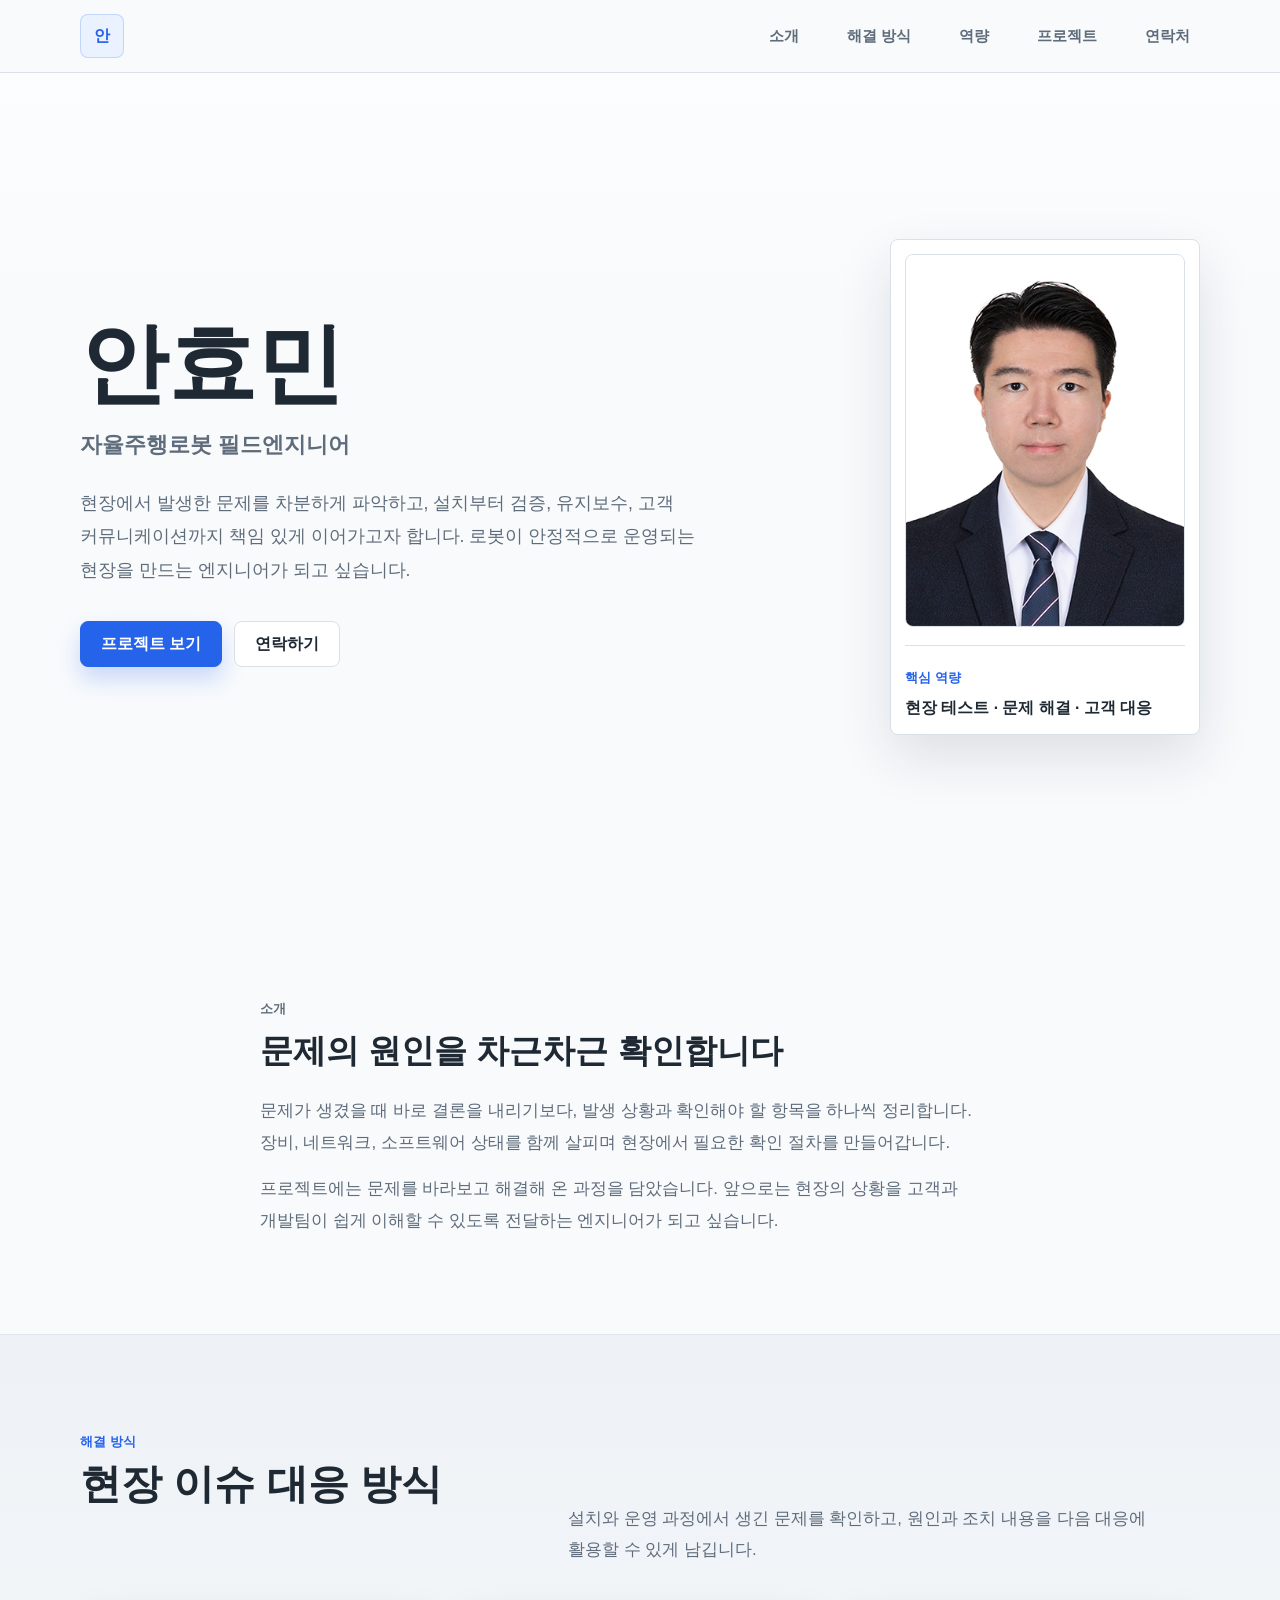
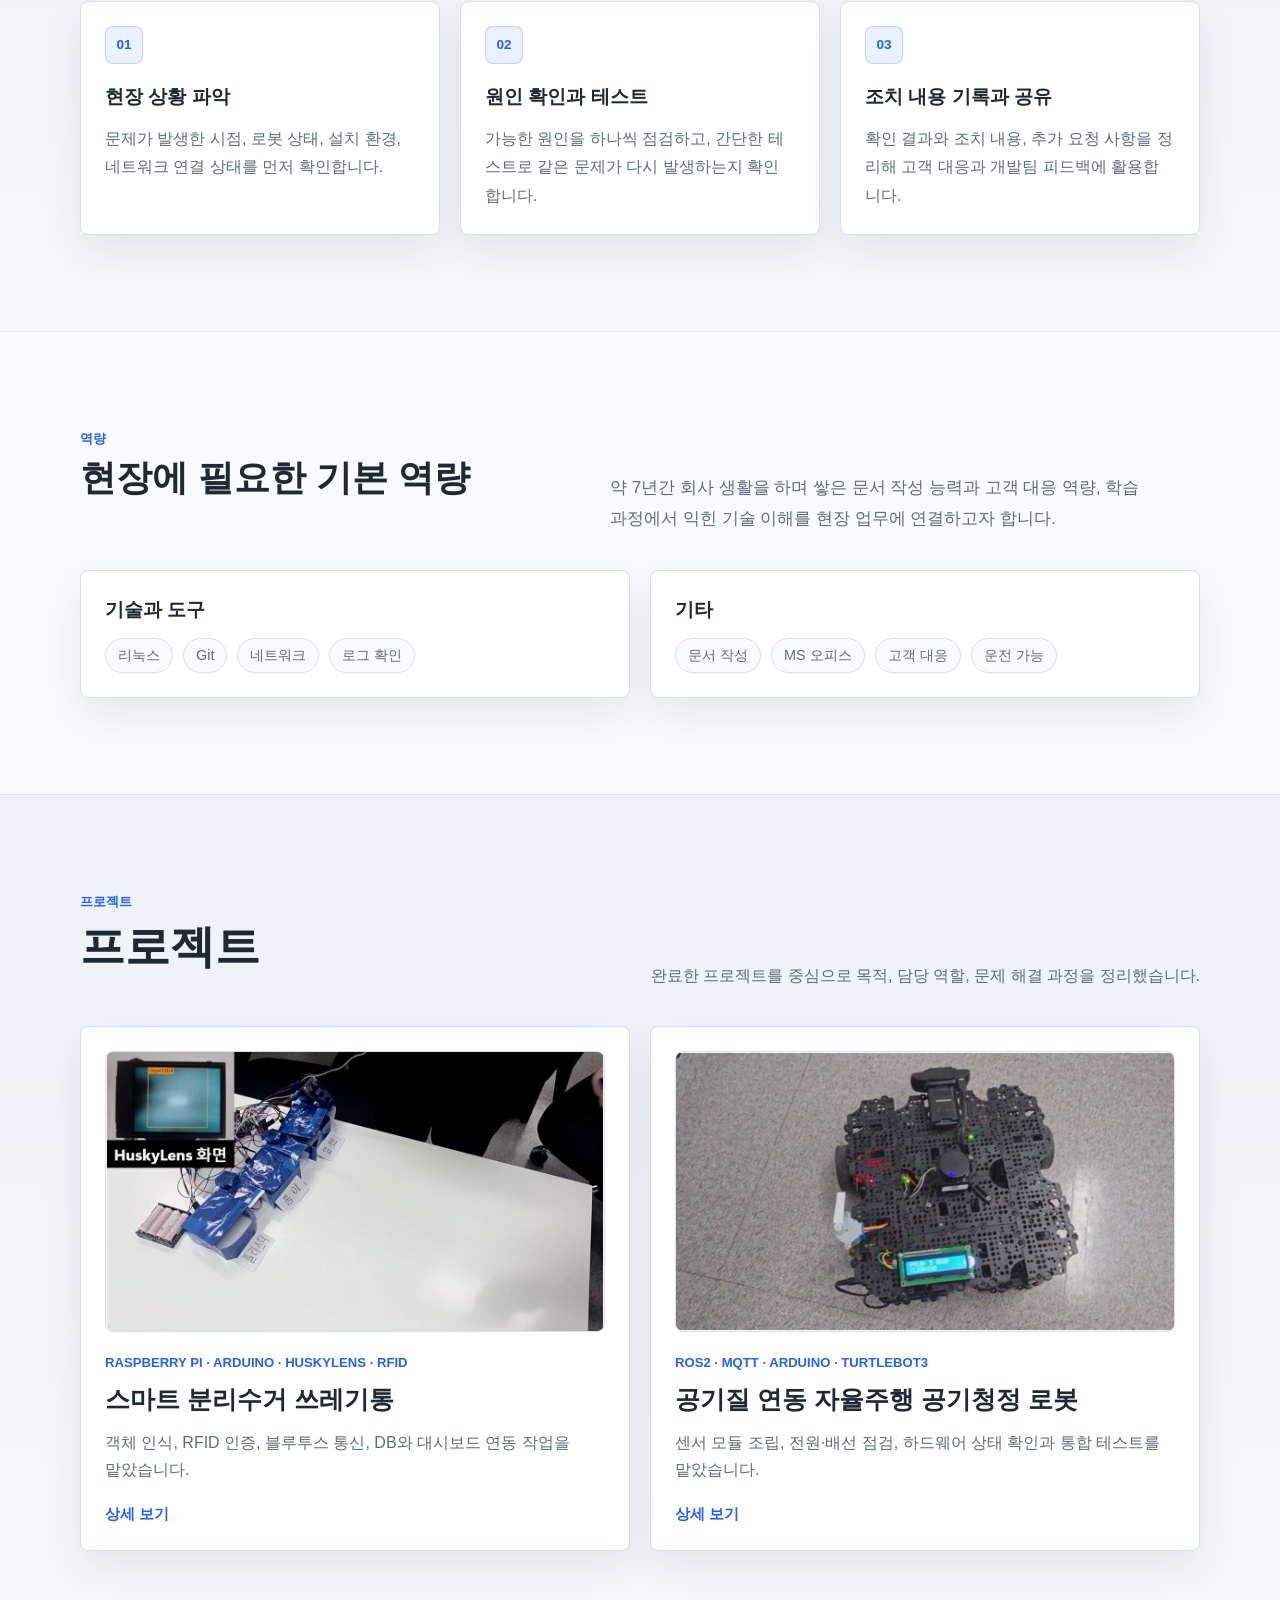
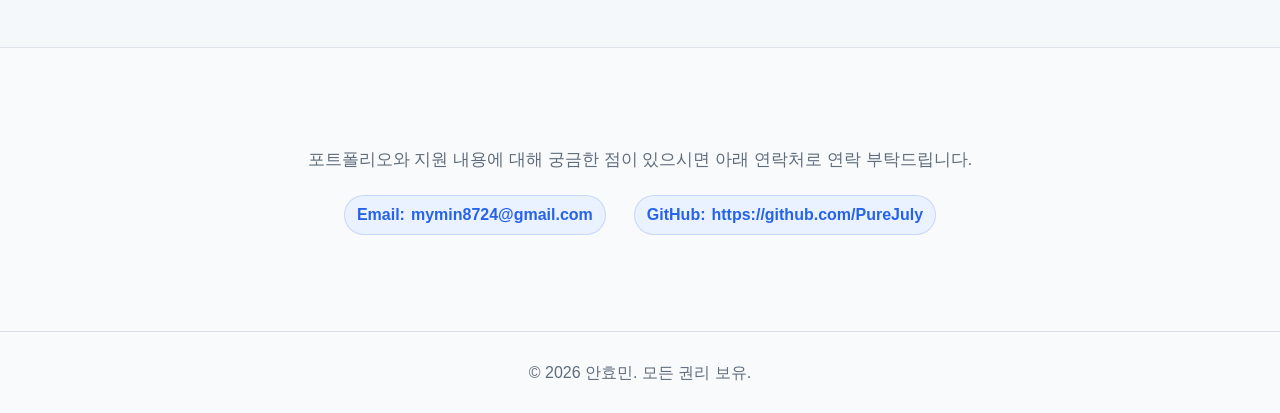
<file: index.html>
<!DOCTYPE html>
<html lang="ko">
<head>
  <meta charset="UTF-8">
  <meta name="viewport" content="width=device-width, initial-scale=1.0">
  <meta name="description" content="안효민 포트폴리오">
  <title>안효민 | 포트폴리오</title>
  <link rel="stylesheet" href="style.css">
</head>
<body>
  <header class="site-header">
    <nav class="nav container" aria-label="주요 메뉴">
      <a class="logo" href="#hero">안</a>
      <button class="nav-toggle" type="button" aria-label="메뉴 열기" aria-expanded="false">
        <span></span>
        <span></span>
        <span></span>
      </button>
      <ul class="nav-links">
        <li><a href="#about">소개</a></li>
        <li><a href="#process">해결 방식</a></li>
        <li><a href="#skills">역량</a></li>
        <li><a href="#projects">프로젝트</a></li>
        <li><a href="#contact">연락처</a></li>
      </ul>
    </nav>
  </header>

  <main>
    <section id="hero" class="hero section">
      <div class="container hero-layout">
        <div class="hero-copy">
          <h1>안효민</h1>
          <p class="hero-role">자율주행로봇 필드엔지니어</p>
          <p class="hero-description">
            현장에서 발생한 문제를 차분하게 파악하고, 설치부터 검증, 유지보수,
            고객 커뮤니케이션까지 책임 있게 이어가고자 합니다.
            로봇이 안정적으로 운영되는 현장을 만드는 엔지니어가 되고 싶습니다.
          </p>
          <div class="hero-actions">
            <a class="button primary" href="#projects">프로젝트 보기</a>
            <a class="button secondary" href="#contact">연락하기</a>
          </div>
        </div>

        <aside class="profile-card" aria-label="프로필 사진">
          <div class="image-frame profile-image">
            <img src="images/profile.jpg" alt="안효민 프로필 사진" data-optional-image>
            <span>이미지 준비 중</span>
          </div>
          <div class="profile-summary">
            <span class="panel-label">핵심 역량</span>
            <strong>현장 테스트 · 문제 해결 · 고객 대응</strong>
          </div>
        </aside>
      </div>
    </section>

    <section id="about" class="section">
      <div class="container narrow">
        <p class="section-kicker">소개</p>
        <h2>문제의 원인을 차근차근 확인합니다</h2>
        <p>
          문제가 생겼을 때 바로 결론을 내리기보다, 발생 상황과 확인해야 할 항목을 하나씩 정리합니다.
          장비, 네트워크, 소프트웨어 상태를 함께 살피며 현장에서 필요한 확인 절차를 만들어갑니다.
        </p>
        <p>
          프로젝트에는 문제를 바라보고 해결해 온 과정을 담았습니다.
          앞으로는 현장의 상황을 고객과 개발팀이 쉽게 이해할 수 있도록 전달하는 엔지니어가 되고 싶습니다.
        </p>
      </div>
    </section>

    <section id="process" class="section muted">
      <div class="container">
        <div class="section-heading">
          <div>
            <p class="section-kicker">해결 방식</p>
            <h2>현장 이슈 대응 방식</h2>
          </div>
          <p>설치와 운영 과정에서 생긴 문제를 확인하고, 원인과 조치 내용을 다음 대응에 활용할 수 있게 남깁니다.</p>
        </div>
        <div class="process-grid">
          <article class="process-step">
            <span>01</span>
            <h3>현장 상황 파악</h3>
            <p>문제가 발생한 시점, 로봇 상태, 설치 환경, 네트워크 연결 상태를 먼저 확인합니다.</p>
          </article>
          <article class="process-step">
            <span>02</span>
            <h3>원인 확인과 테스트</h3>
            <p>가능한 원인을 하나씩 점검하고, 간단한 테스트로 같은 문제가 다시 발생하는지 확인합니다.</p>
          </article>
          <article class="process-step">
            <span>03</span>
            <h3>조치 내용 기록과 공유</h3>
            <p>확인 결과와 조치 내용, 추가 요청 사항을 정리해 고객 대응과 개발팀 피드백에 활용합니다.</p>
          </article>
        </div>
      </div>
    </section>

    <section id="skills" class="section">
      <div class="container">
        <div class="section-heading">
          <div>
            <p class="section-kicker">역량</p>
            <h2>현장에 필요한 기본 역량</h2>
          </div>
          <p>약 7년간 회사 생활을 하며 쌓은 문서 작성 능력과 고객 대응 역량, 학습 과정에서 익힌 기술 이해를 현장 업무에 연결하고자 합니다.</p>
        </div>
        <div class="skill-grid">
          <article class="card">
            <h3>기술과 도구</h3>
            <ul class="tag-list">
              <li>리눅스</li>
              <li>Git</li>
              <li>네트워크</li>
              <li>로그 확인</li>
            </ul>
          </article>
          <article class="card">
            <h3>기타</h3>
            <ul class="tag-list">
              <li>문서 작성</li>
              <li>MS 오피스</li>
              <li>고객 대응</li>
              <li>운전 가능</li>
            </ul>
          </article>
        </div>
      </div>
    </section>

    <section id="projects" class="section muted">
      <div class="container">
        <div class="section-heading">
          <div>
            <p class="section-kicker">프로젝트</p>
            <h2>프로젝트</h2>
          </div>
          <p>완료한 프로젝트를 중심으로 목적, 담당 역할, 문제 해결 과정을 정리했습니다.</p>
        </div>
        <div class="project-grid">
          <a class="card project-card project-select" href="project-smart-bin.html" target="_blank" rel="noopener noreferrer">
            <div class="image-frame project-image">
              <img src="images/project-1.jpg" alt="스마트 분리수거 쓰레기통 시연 이미지" data-optional-image>
              <span>이미지 준비 중</span>
            </div>
          <div class="project-content">
            <div class="project-meta">Raspberry Pi · Arduino · HuskyLens · RFID</div>
            <h3>스마트 분리수거 쓰레기통</h3>
              <p>객체 인식, RFID 인증, 블루투스 통신, DB와 대시보드 연동 작업을 맡았습니다.</p>
            <span class="project-more">상세 보기</span>
          </div>
          </a>

          <a class="card project-card project-select" href="project-air-robot.html" target="_blank" rel="noopener noreferrer">
            <div class="image-frame project-image">
              <img src="images/project-2.jpg" alt="공기질 연동 자율주행 공기청정 로봇 시연 이미지" data-optional-image>
              <span>이미지 준비 중</span>
            </div>
          <div class="project-content">
            <div class="project-meta">ROS2 · MQTT · Arduino · TurtleBot3</div>
            <h3>공기질 연동 자율주행 공기청정 로봇</h3>
              <p>센서 모듈 조립, 전원·배선 점검, 하드웨어 상태 확인과 통합 테스트를 맡았습니다.</p>
            <span class="project-more">상세 보기</span>
          </div>
          </a>
        </div>

      </div>
    </section>

    <section id="contact" class="section contact-section">
      <div class="container contact-card">
        <div>
          <p>포트폴리오와 지원 내용에 대해 궁금한 점이 있으시면 아래 연락처로 연락 부탁드립니다.</p>
          <div class="contact-links">
            <button class="contact-copy" type="button" data-copy="mymin8724@gmail.com" aria-label="Email 주소 복사">
              <span>Email:</span> mymin8724@gmail.com
            </button>
            <a href="https://github.com/PureJuly" target="_blank" rel="noopener noreferrer"><span>GitHub:</span> https://github.com/PureJuly</a>
          </div>
        </div>
      </div>
    </section>
  </main>

  <footer class="site-footer">
    <div class="container">
      <p>&copy; <span id="year"></span> 안효민. 모든 권리 보유.</p>
    </div>
  </footer>

  <script src="script.js"></script>
</body>
</html>
</file>
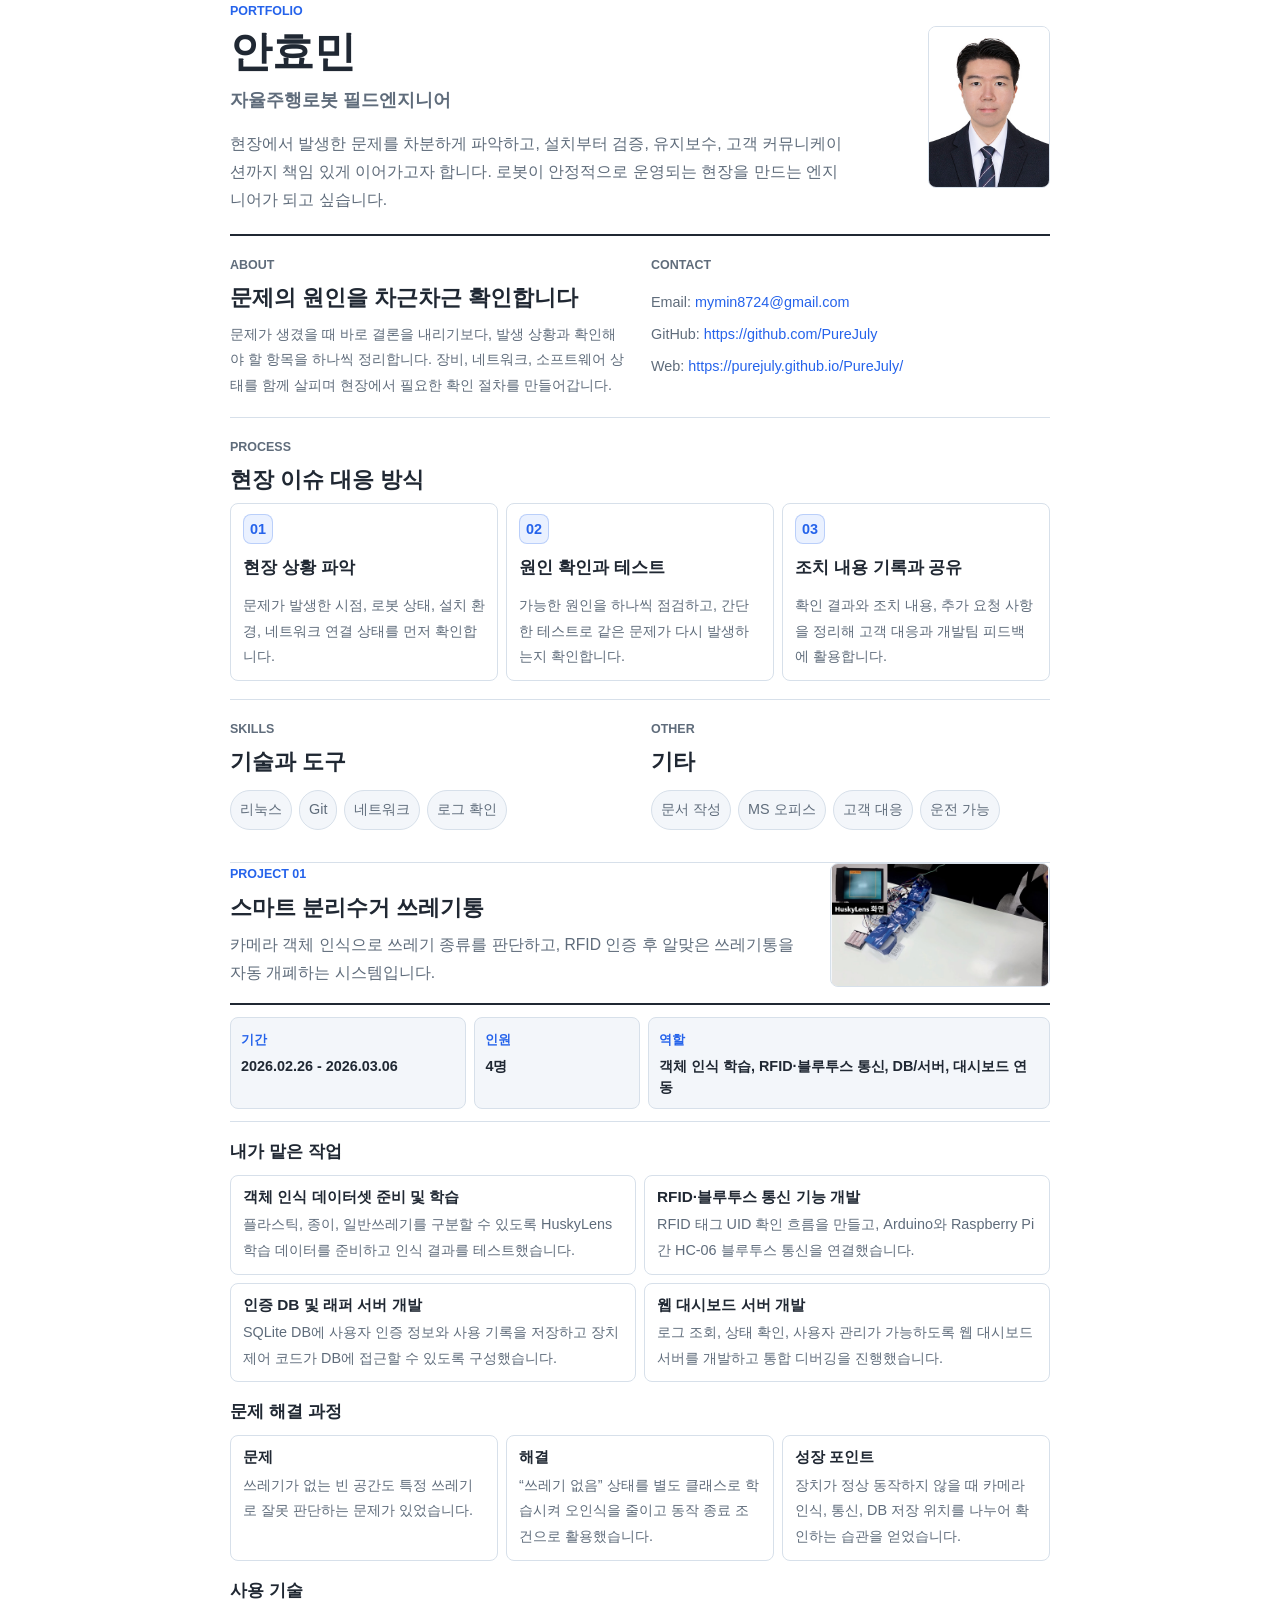
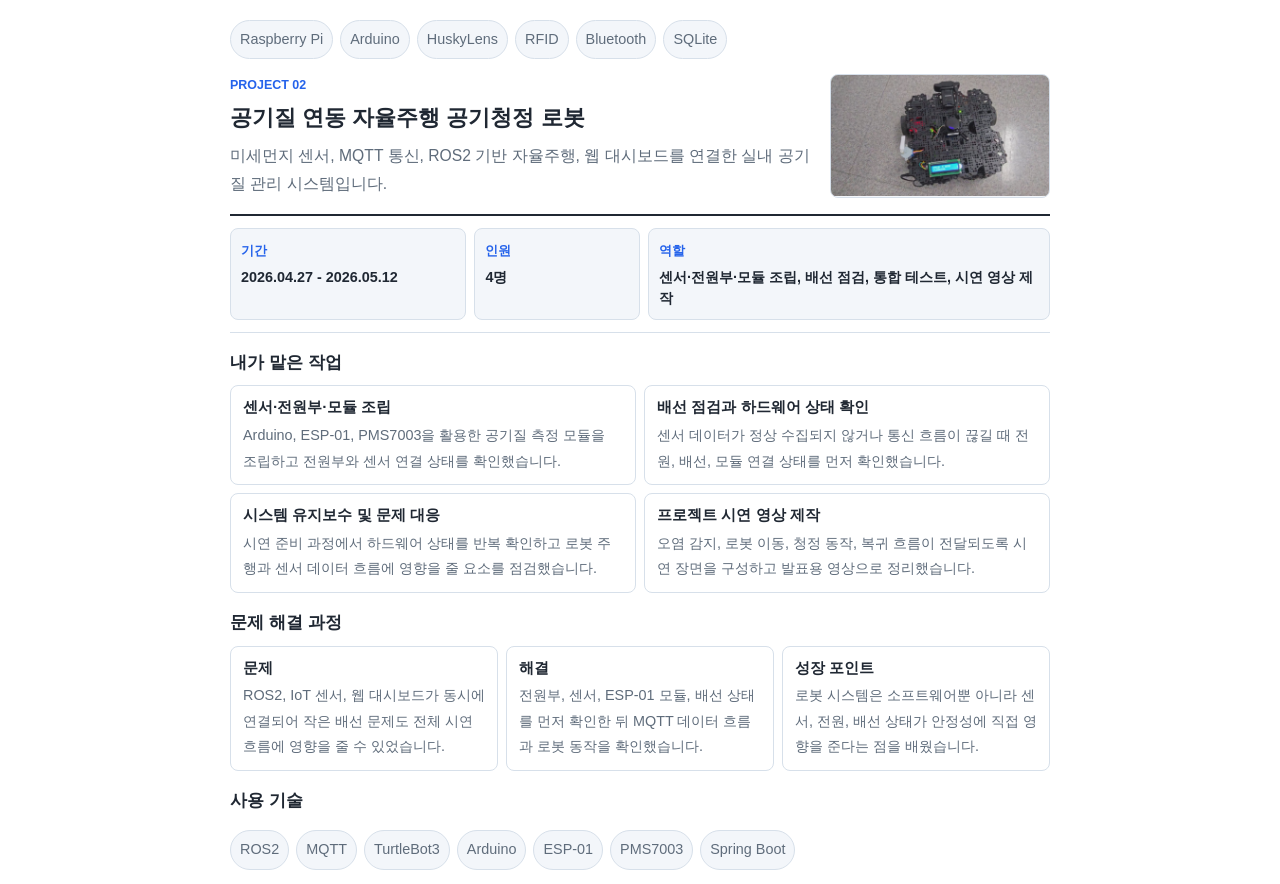
<file: portfolio-pdf.html>
<!DOCTYPE html>
<html lang="ko">
<head>
  <meta charset="UTF-8">
  <meta name="viewport" content="width=device-width, initial-scale=1.0">
  <meta name="description" content="안효민 자율주행로봇 필드엔지니어 포트폴리오 PDF">
  <title>안효민 포트폴리오 PDF</title>
  <link rel="stylesheet" href="portfolio-pdf.css">
</head>
<body>
  <main class="pdf-page">
    <section class="pdf-hero">
      <div>
        <p class="eyebrow">Portfolio</p>
        <h1>안효민</h1>
        <p class="role">자율주행로봇 필드엔지니어</p>
        <p class="intro">
          현장에서 발생한 문제를 차분하게 파악하고, 설치부터 검증, 유지보수,
          고객 커뮤니케이션까지 책임 있게 이어가고자 합니다.
          로봇이 안정적으로 운영되는 현장을 만드는 엔지니어가 되고 싶습니다.
        </p>
      </div>
      <img class="profile" src="images/profile.jpg" alt="안효민 프로필 사진">
    </section>

    <section class="pdf-section two-column">
      <div>
        <p class="eyebrow">About</p>
        <h2>문제의 원인을 차근차근 확인합니다</h2>
        <p>
          문제가 생겼을 때 바로 결론을 내리기보다, 발생 상황과 확인해야 할 항목을 하나씩 정리합니다.
          장비, 네트워크, 소프트웨어 상태를 함께 살피며 현장에서 필요한 확인 절차를 만들어갑니다.
        </p>
      </div>
      <div>
        <p class="eyebrow">Contact</p>
        <ul class="plain-list">
          <li>Email: <span class="email-address">mymin8724@gmail.com</span></li>
          <li>GitHub: <a href="https://github.com/PureJuly">https://github.com/PureJuly</a></li>
          <li>Web: <a href="https://purejuly.github.io/PureJuly/">https://purejuly.github.io/PureJuly/</a></li>
        </ul>
      </div>
    </section>

    <section class="pdf-section">
      <p class="eyebrow">Process</p>
      <h2>현장 이슈 대응 방식</h2>
      <div class="card-grid three">
        <article class="card">
          <span class="number">01</span>
          <h3>현장 상황 파악</h3>
          <p>문제가 발생한 시점, 로봇 상태, 설치 환경, 네트워크 연결 상태를 먼저 확인합니다.</p>
        </article>
        <article class="card">
          <span class="number">02</span>
          <h3>원인 확인과 테스트</h3>
          <p>가능한 원인을 하나씩 점검하고, 간단한 테스트로 같은 문제가 다시 발생하는지 확인합니다.</p>
        </article>
        <article class="card">
          <span class="number">03</span>
          <h3>조치 내용 기록과 공유</h3>
          <p>확인 결과와 조치 내용, 추가 요청 사항을 정리해 고객 대응과 개발팀 피드백에 활용합니다.</p>
        </article>
      </div>
    </section>

    <section class="pdf-section two-column">
      <div>
        <p class="eyebrow">Skills</p>
        <h2>기술과 도구</h2>
        <ul class="tag-list">
          <li>리눅스</li>
          <li>Git</li>
          <li>네트워크</li>
          <li>로그 확인</li>
        </ul>
      </div>
      <div>
        <p class="eyebrow">Other</p>
        <h2>기타</h2>
        <ul class="tag-list">
          <li>문서 작성</li>
          <li>MS 오피스</li>
          <li>고객 대응</li>
          <li>운전 가능</li>
        </ul>
      </div>
    </section>

    <section class="pdf-project page-break">
      <div class="project-head">
        <div>
          <p class="eyebrow">Project 01</p>
          <h2>스마트 분리수거 쓰레기통</h2>
          <p class="project-summary">
            카메라 객체 인식으로 쓰레기 종류를 판단하고, RFID 인증 후 알맞은 쓰레기통을 자동 개폐하는 시스템입니다.
          </p>
        </div>
        <img src="images/project-1.jpg" alt="스마트 분리수거 쓰레기통 시연 이미지">
      </div>

      <div class="info-grid">
        <div><strong>기간</strong><span>2026.02.26 - 2026.03.06</span></div>
        <div><strong>인원</strong><span>4명</span></div>
        <div><strong>역할</strong><span>객체 인식 학습, RFID·블루투스 통신, DB/서버, 대시보드 연동</span></div>
      </div>

      <div class="pdf-section compact">
        <h3>내가 맡은 작업</h3>
        <div class="card-grid two">
          <article class="card">
            <h4>객체 인식 데이터셋 준비 및 학습</h4>
            <p>플라스틱, 종이, 일반쓰레기를 구분할 수 있도록 HuskyLens 학습 데이터를 준비하고 인식 결과를 테스트했습니다.</p>
          </article>
          <article class="card">
            <h4>RFID·블루투스 통신 기능 개발</h4>
            <p>RFID 태그 UID 확인 흐름을 만들고, Arduino와 Raspberry Pi 간 HC-06 블루투스 통신을 연결했습니다.</p>
          </article>
          <article class="card">
            <h4>인증 DB 및 래퍼 서버 개발</h4>
            <p>SQLite DB에 사용자 인증 정보와 사용 기록을 저장하고 장치 제어 코드가 DB에 접근할 수 있도록 구성했습니다.</p>
          </article>
          <article class="card">
            <h4>웹 대시보드 서버 개발</h4>
            <p>로그 조회, 상태 확인, 사용자 관리가 가능하도록 웹 대시보드 서버를 개발하고 통합 디버깅을 진행했습니다.</p>
          </article>
        </div>
      </div>

      <div class="pdf-section compact">
        <h3>문제 해결 과정</h3>
        <div class="card-grid three">
          <article class="card">
            <h4>문제</h4>
            <p>쓰레기가 없는 빈 공간도 특정 쓰레기로 잘못 판단하는 문제가 있었습니다.</p>
          </article>
          <article class="card">
            <h4>해결</h4>
            <p>“쓰레기 없음” 상태를 별도 클래스로 학습시켜 오인식을 줄이고 동작 종료 조건으로 활용했습니다.</p>
          </article>
          <article class="card">
            <h4>성장 포인트</h4>
            <p>장치가 정상 동작하지 않을 때 카메라 인식, 통신, DB 저장 위치를 나누어 확인하는 습관을 얻었습니다.</p>
          </article>
        </div>
      </div>

      <div class="pdf-section compact">
        <h3>사용 기술</h3>
        <ul class="tag-list">
          <li>Raspberry Pi</li>
          <li>Arduino</li>
          <li>HuskyLens</li>
          <li>RFID</li>
          <li>Bluetooth</li>
          <li>SQLite</li>
        </ul>
      </div>
    </section>

    <section class="pdf-project page-break">
      <div class="project-head">
        <div>
          <p class="eyebrow">Project 02</p>
          <h2>공기질 연동 자율주행 공기청정 로봇</h2>
          <p class="project-summary">
            미세먼지 센서, MQTT 통신, ROS2 기반 자율주행, 웹 대시보드를 연결한 실내 공기질 관리 시스템입니다.
          </p>
        </div>
        <img src="images/project-2.jpg" alt="공기질 연동 자율주행 공기청정 로봇 시연 이미지">
      </div>

      <div class="info-grid">
        <div><strong>기간</strong><span>2026.04.27 - 2026.05.12</span></div>
        <div><strong>인원</strong><span>4명</span></div>
        <div><strong>역할</strong><span>센서·전원부·모듈 조립, 배선 점검, 통합 테스트, 시연 영상 제작</span></div>
      </div>

      <div class="pdf-section compact">
        <h3>내가 맡은 작업</h3>
        <div class="card-grid two">
          <article class="card">
            <h4>센서·전원부·모듈 조립</h4>
            <p>Arduino, ESP-01, PMS7003을 활용한 공기질 측정 모듈을 조립하고 전원부와 센서 연결 상태를 확인했습니다.</p>
          </article>
          <article class="card">
            <h4>배선 점검과 하드웨어 상태 확인</h4>
            <p>센서 데이터가 정상 수집되지 않거나 통신 흐름이 끊길 때 전원, 배선, 모듈 연결 상태를 먼저 확인했습니다.</p>
          </article>
          <article class="card">
            <h4>시스템 유지보수 및 문제 대응</h4>
            <p>시연 준비 과정에서 하드웨어 상태를 반복 확인하고 로봇 주행과 센서 데이터 흐름에 영향을 줄 요소를 점검했습니다.</p>
          </article>
          <article class="card">
            <h4>프로젝트 시연 영상 제작</h4>
            <p>오염 감지, 로봇 이동, 청정 동작, 복귀 흐름이 전달되도록 시연 장면을 구성하고 발표용 영상으로 정리했습니다.</p>
          </article>
        </div>
      </div>

      <div class="pdf-section compact">
        <h3>문제 해결 과정</h3>
        <div class="card-grid three">
          <article class="card">
            <h4>문제</h4>
            <p>ROS2, IoT 센서, 웹 대시보드가 동시에 연결되어 작은 배선 문제도 전체 시연 흐름에 영향을 줄 수 있었습니다.</p>
          </article>
          <article class="card">
            <h4>해결</h4>
            <p>전원부, 센서, ESP-01 모듈, 배선 상태를 먼저 확인한 뒤 MQTT 데이터 흐름과 로봇 동작을 확인했습니다.</p>
          </article>
          <article class="card">
            <h4>성장 포인트</h4>
            <p>로봇 시스템은 소프트웨어뿐 아니라 센서, 전원, 배선 상태가 안정성에 직접 영향을 준다는 점을 배웠습니다.</p>
          </article>
        </div>
      </div>

      <div class="pdf-section compact">
        <h3>사용 기술</h3>
        <ul class="tag-list">
          <li>ROS2</li>
          <li>MQTT</li>
          <li>TurtleBot3</li>
          <li>Arduino</li>
          <li>ESP-01</li>
          <li>PMS7003</li>
          <li>Spring Boot</li>
        </ul>
      </div>
    </section>
  </main>
</body>
</html>
</file>
<file: style.css>
:root {
  --bg: #f8fafc;
  --surface: #ffffff;
  --surface-soft: #f3f6fa;
  --surface-muted: #eef2f6;
  --placeholder: #e3e8ef;
  --text: #1f2933;
  --text-muted: #5f6c7b;
  --line: #d9e0e8;
  --accent: #2563eb;
  --accent-dark: #1747b0;
  --accent-soft: #eaf1ff;
  --shadow: 0 16px 40px rgba(31, 41, 51, 0.08);
  --shadow-strong: 0 22px 54px rgba(31, 41, 51, 0.12);
  --radius: 8px;
  --container: 1120px;
}

* {
  box-sizing: border-box;
}

html {
  scroll-behavior: smooth;
}

body {
  margin: 0;
  background: linear-gradient(180deg, #fbfdff 0%, var(--bg) 340px, var(--bg) 100%);
  color: var(--text);
  font-family: Arial, "Apple SD Gothic Neo", "Malgun Gothic", sans-serif;
  line-height: 1.6;
}

.reveal {
  opacity: 0;
  transform: translateY(24px);
  transition: opacity 0.7s ease, transform 0.7s ease;
  transition-delay: var(--reveal-delay, 0ms);
  will-change: opacity, transform;
}

.reveal.visible {
  opacity: 1;
  transform: translateY(0);
}

a {
  color: inherit;
  text-decoration: none;
}

ul {
  margin: 0;
  padding: 0;
}

.container {
  width: min(100% - 40px, var(--container));
  margin: 0 auto;
}

.narrow {
  max-width: 820px;
}

#about .narrow {
  max-width: 760px;
}

.section {
  padding: 96px 0;
}

.muted {
  background: linear-gradient(180deg, var(--surface-muted) 0%, #f5f8fb 100%);
  border-top: 1px solid rgba(217, 224, 232, 0.72);
  border-bottom: 1px solid rgba(217, 224, 232, 0.72);
}

.site-header {
  position: sticky;
  top: 0;
  z-index: 10;
  background: rgba(248, 250, 252, 0.9);
  border-bottom: 1px solid var(--line);
  backdrop-filter: blur(12px);
}

.nav {
  display: flex;
  align-items: center;
  justify-content: space-between;
  min-height: 72px;
}

.logo {
  display: inline-flex;
  align-items: center;
  justify-content: center;
  width: 44px;
  height: 44px;
  border: 1px solid rgba(37, 99, 235, 0.2);
  border-radius: var(--radius);
  background: var(--accent-soft);
  color: var(--accent);
  font-weight: 700;
  letter-spacing: 0;
}

.nav-links {
  display: flex;
  gap: 28px;
  list-style: none;
  color: var(--text-muted);
  font-size: 0.95rem;
  font-weight: 600;
}

.nav-links a {
  display: inline-flex;
  align-items: center;
  min-height: 34px;
  padding: 0 10px;
  border-radius: 999px;
  transition: background 0.2s ease, color 0.2s ease;
}

.nav-links a:hover,
.nav-links a.active {
  background: var(--accent-soft);
  color: var(--accent);
}

.nav-toggle {
  display: none;
  width: 44px;
  height: 44px;
  border: 1px solid var(--line);
  border-radius: var(--radius);
  background: var(--surface);
  cursor: pointer;
}

.nav-toggle span {
  display: block;
  width: 18px;
  height: 2px;
  margin: 4px auto;
  background: var(--text);
}

.hero {
  min-height: calc(100vh - 72px);
  display: flex;
  align-items: center;
}

.hero-layout {
  display: grid;
  grid-template-columns: minmax(0, 1fr) 310px;
  gap: 56px;
  align-items: center;
}

.eyebrow,
.section-kicker,
.project-meta,
.panel-label {
  color: var(--accent);
  font-size: 0.82rem;
  font-weight: 700;
  letter-spacing: 0;
  text-transform: uppercase;
}

.hero h1 {
  margin: 12px 0 0;
  font-size: clamp(3rem, 8vw, 5.5rem);
  line-height: 1.05;
}

.hero-role {
  margin: 18px 0 0;
  color: var(--text-muted);
  font-size: 1.35rem;
  font-weight: 700;
}

.hero-description {
  max-width: 660px;
  margin: 24px 0 0;
  color: var(--text-muted);
  font-size: 1.1rem;
  line-height: 1.9;
  word-break: keep-all;
}

.hero-actions {
  display: flex;
  flex-wrap: wrap;
  gap: 12px;
  margin-top: 34px;
}

.button {
  display: inline-flex;
  align-items: center;
  justify-content: center;
  min-height: 46px;
  padding: 0 20px;
  border-radius: var(--radius);
  border: 1px solid var(--line);
  font-weight: 700;
  transition: transform 0.2s ease, border-color 0.2s ease, background 0.2s ease, color 0.2s ease, box-shadow 0.2s ease;
}

.button.primary {
  background: var(--accent);
  border-color: var(--accent);
  color: #ffffff;
  box-shadow: 0 12px 22px rgba(37, 99, 235, 0.22);
}

.button.primary:hover {
  background: var(--accent-dark);
  transform: translateY(-1px);
}

.button.secondary {
  background: var(--surface);
}

.button.secondary:hover {
  border-color: var(--accent);
  color: var(--accent);
  transform: translateY(-1px);
}

.profile-card,
.card {
  border: 1px solid var(--line);
  border-radius: var(--radius);
  background: var(--surface);
  box-shadow: var(--shadow);
}

.profile-card {
  padding: 14px;
  box-shadow: var(--shadow-strong);
}

.profile-summary {
  margin-top: 18px;
  padding-top: 18px;
  border-top: 1px solid var(--line);
}

.profile-summary strong {
  display: block;
  margin-top: 6px;
  font-size: 0.98rem;
  line-height: 1.55;
  word-break: keep-all;
}

.image-frame {
  position: relative;
  display: grid;
  place-items: center;
  overflow: hidden;
  width: 100%;
  border: 1px solid var(--line);
  border-radius: var(--radius);
  background: var(--surface-soft);
  color: var(--text-muted);
  font-size: 0.9rem;
  font-weight: 700;
}

.image-frame img {
  position: absolute;
  inset: 0;
  width: 100%;
  height: 100%;
  display: none;
  object-fit: cover;
}

.image-frame.has-image img {
  display: block;
}

.image-frame.has-image span {
  display: none;
}

.profile-image {
  aspect-ratio: 3 / 4;
}

.project-image {
  aspect-ratio: 16 / 9;
  margin-bottom: 20px;
}

.project-image img,
.portfolio-hero-image img {
  object-fit: contain;
  background: var(--surface-soft);
}

h2 {
  margin: 8px 0 16px;
  font-size: clamp(2rem, 4vw, 2.8rem);
  line-height: 1.2;
}

#about h2 {
  max-width: 720px;
  margin-bottom: 22px;
  font-size: clamp(1.8rem, 2.6vw, 2.25rem);
  line-height: 1.32;
}

#about p:not(.section-kicker) {
  max-width: 720px;
  color: var(--text-muted);
  font-size: 1.06rem;
  line-height: 1.9;
}

#about p:not(.section-kicker) + p {
  margin-top: 14px;
}

h3 {
  margin: 0 0 12px;
  font-size: 1.2rem;
}

p {
  margin: 0;
}

.section-heading {
  display: flex;
  align-items: end;
  justify-content: space-between;
  gap: 32px;
  margin-bottom: 36px;
}

.section-heading > p,
.narrow > p,
.project-card p,
.contact-card p {
  color: var(--text-muted);
  line-height: 1.82;
  word-break: keep-all;
}

#process .section-heading {
  align-items: flex-start;
  gap: 48px;
}

#process .section-heading > div {
  flex: 0 0 440px;
}

#process h2 {
  font-size: clamp(2rem, 3.2vw, 3.1rem);
  line-height: 1.18;
}

#process .section-heading > p {
  max-width: 680px;
  margin-top: 72px;
  font-size: 1.05rem;
  line-height: 1.85;
}

#skills .section-heading {
  display: grid;
  grid-template-columns: minmax(0, 0.9fr) minmax(0, 1.1fr);
  align-items: start;
  gap: 48px;
  max-width: none;
}

#skills .section-heading > div {
  flex-basis: auto;
}

#skills h2 {
  font-size: clamp(2rem, 2.8vw, 2.75rem);
  line-height: 1.18;
}

#skills .section-heading > p {
  max-width: 680px;
  margin-top: 44px;
  font-size: 1.05rem;
  line-height: 1.85;
}

.project-grid {
  display: grid;
  grid-template-columns: repeat(2, minmax(0, 1fr));
  gap: 20px;
}

.skill-grid {
  display: grid;
  grid-template-columns: repeat(2, minmax(0, 1fr));
  gap: 20px;
}

.process-grid {
  display: grid;
  grid-template-columns: repeat(3, minmax(0, 1fr));
  gap: 20px;
}

.process-step {
  min-height: 210px;
  padding: 24px;
  border: 1px solid var(--line);
  border-radius: var(--radius);
  background: var(--surface);
  box-shadow: var(--shadow);
  transition: transform 0.2s ease, box-shadow 0.2s ease, border-color 0.2s ease;
}

.process-step span {
  display: inline-flex;
  align-items: center;
  justify-content: center;
  width: 38px;
  height: 38px;
  margin-bottom: 18px;
  border: 1px solid rgba(37, 99, 235, 0.22);
  border-radius: var(--radius);
  background: var(--accent-soft);
  color: var(--accent);
  font-size: 0.85rem;
  font-weight: 700;
}

.process-step p {
  color: var(--text-muted);
  line-height: 1.78;
}

.card {
  padding: 24px;
  transition: transform 0.2s ease, box-shadow 0.2s ease, border-color 0.2s ease;
}

.process-step:hover,
.card:hover {
  border-color: rgba(37, 99, 235, 0.22);
  box-shadow: var(--shadow-strong);
  transform: translateY(-2px);
}

.tag-list {
  display: flex;
  flex-wrap: wrap;
  gap: 10px;
  list-style: none;
}

.tag-list li {
  padding: 8px 12px;
  border: 1px solid var(--line);
  border-radius: 999px;
  background: #f8fafc;
  color: var(--text-muted);
  font-size: 0.9rem;
  line-height: 1.2;
}

.project-card {
  display: flex;
  min-height: 100%;
  flex-direction: column;
}

.project-select {
  width: 100%;
  cursor: pointer;
  font: inherit;
  text-align: left;
  overflow: hidden;
  transition: border-color 0.2s ease, box-shadow 0.2s ease, transform 0.2s ease;
}

.project-select:hover,
.project-select:focus-visible,
.project-select.active {
  border-color: var(--accent);
  box-shadow: 0 22px 54px rgba(37, 99, 235, 0.14);
  outline: none;
  transform: translateY(-3px);
}

.project-select:hover .project-more,
.project-select:focus-visible .project-more {
  color: var(--accent-dark);
}

.project-content {
  display: flex;
  flex: 1;
  flex-direction: column;
}

.project-card h3 {
  margin-top: 10px;
  font-size: clamp(1.25rem, 2vw, 1.55rem);
  line-height: 1.35;
  word-break: keep-all;
}

.project-card p {
  line-height: 1.72;
}

.project-more {
  display: inline-flex;
  align-self: flex-start;
  margin-top: 18px;
  color: var(--accent);
  font-size: 0.95rem;
  font-weight: 700;
}

.project-detail {
  margin-top: 18px;
}

.project-detail strong {
  display: block;
  margin-bottom: 8px;
  font-size: 0.95rem;
}

.metric-box {
  padding: 14px;
  border: 1px solid var(--line);
  border-radius: var(--radius);
  background: #f9fafb;
}

.detail-page {
  min-height: 100vh;
}

.detail-layout {
  max-width: 1000px;
}

.detail-back {
  display: inline-flex;
  align-items: center;
  margin-bottom: 28px;
  padding: 8px 12px;
  border: 1px solid rgba(37, 99, 235, 0.18);
  border-radius: 999px;
  background: var(--accent-soft);
  color: var(--accent);
  font-weight: 700;
}

.detail-hero {
  display: grid;
  grid-template-columns: minmax(0, 1fr) auto;
  gap: 32px;
  align-items: end;
  margin-bottom: 28px;
}

.detail-hero h1 {
  margin: 10px 0 16px;
  font-size: clamp(2.4rem, 5vw, 4rem);
  line-height: 1.15;
}

.detail-hero p {
  max-width: 720px;
  color: var(--text-muted);
  font-size: 1.08rem;
  line-height: 1.85;
}

.detail-actions {
  display: flex;
  justify-content: flex-end;
}

.detail-preview {
  padding: 24px;
  border: 1px solid var(--line);
  border-radius: var(--radius);
  background: var(--surface);
  box-shadow: var(--shadow);
}

.detail-image {
  aspect-ratio: 16 / 9;
}

.detail-section {
  margin-top: 28px;
  padding-top: 28px;
  border-top: 1px solid var(--line);
}

.detail-section h2 {
  font-size: clamp(1.8rem, 3vw, 2.4rem);
}

.detail-section p {
  max-width: 760px;
  color: var(--text-muted);
  font-size: 1.05rem;
  line-height: 1.85;
}

.detail-summary-grid {
  display: grid;
  grid-template-columns: repeat(2, minmax(0, 1fr));
  gap: 16px;
  margin-top: 22px;
}

.detail-summary-grid article {
  padding: 20px;
  border: 1px solid var(--line);
  border-radius: var(--radius);
  background: var(--surface);
  box-shadow: var(--shadow);
}

.detail-summary-grid strong {
  display: block;
  margin-bottom: 8px;
  font-size: 1rem;
}

.detail-summary-grid p {
  font-size: 1rem;
  line-height: 1.75;
}

.slide-list {
  display: grid;
  gap: 24px;
  margin-top: 24px;
}

.slide-list img {
  display: block;
  width: 100%;
  border: 1px solid var(--line);
  border-radius: var(--radius);
  background: var(--surface);
  box-shadow: var(--shadow);
}

.portfolio-hero {
  display: grid;
  grid-template-columns: minmax(0, 1fr) 420px;
  gap: 36px;
  align-items: center;
  margin-bottom: 28px;
}

.portfolio-hero-copy h1 {
  margin: 10px 0 18px;
  font-size: clamp(2.4rem, 5vw, 4.1rem);
  line-height: 1.12;
  word-break: keep-all;
}

.portfolio-hero-copy p:not(.section-kicker),
.portfolio-section > p {
  color: var(--text-muted);
  font-size: 1.06rem;
  line-height: 1.9;
  word-break: keep-all;
}

.portfolio-hero-image {
  aspect-ratio: 16 / 9;
  min-height: 260px;
}

.portfolio-overview {
  display: grid;
  grid-template-columns: repeat(3, minmax(0, 1fr));
  gap: 16px;
  margin: 28px 0 52px;
}

.portfolio-overview article,
.portfolio-card-grid article,
.problem-flow article,
.timeline-list article,
.tech-logo-grid article {
  border: 1px solid var(--line);
  border-radius: var(--radius);
  background: var(--surface);
  box-shadow: var(--shadow);
  transition: transform 0.2s ease, box-shadow 0.2s ease, border-color 0.2s ease;
}

.portfolio-overview article:hover,
.portfolio-card-grid article:hover,
.problem-flow article:hover,
.timeline-list article:hover,
.tech-logo-grid article:hover {
  border-color: rgba(37, 99, 235, 0.22);
  box-shadow: var(--shadow-strong);
  transform: translateY(-2px);
}

.portfolio-overview article {
  padding: 20px;
}

.portfolio-overview span {
  display: block;
  margin-bottom: 8px;
  color: var(--accent);
  font-size: 0.82rem;
  font-weight: 700;
}

.portfolio-overview strong {
  display: block;
  line-height: 1.55;
  word-break: keep-all;
}

.portfolio-section {
  padding: 52px 0;
  border-top: 1px solid var(--line);
}

.portfolio-section-heading {
  margin-bottom: 22px;
}

.portfolio-section-heading h2 {
  margin: 8px 0 0;
  font-size: clamp(1.8rem, 3vw, 2.4rem);
  line-height: 1.25;
  word-break: keep-all;
}

.portfolio-video-frame {
  overflow: hidden;
  aspect-ratio: 16 / 9;
  border: 1px solid var(--line);
  border-radius: var(--radius);
  background: #111827;
  box-shadow: var(--shadow);
}

.portfolio-video-frame video {
  display: block;
  width: 100%;
  height: 100%;
  object-fit: contain;
  background: #111827;
}

.portfolio-card-grid {
  display: grid;
  grid-template-columns: repeat(2, minmax(0, 1fr));
  gap: 16px;
}

.portfolio-card-grid article,
.problem-flow article,
.tech-logo-grid article {
  padding: 22px;
}

.portfolio-card-grid strong,
.problem-flow span,
.tech-logo-grid strong,
.timeline-list strong {
  display: block;
  margin-bottom: 8px;
  font-size: 1.04rem;
  font-weight: 700;
  line-height: 1.45;
  word-break: keep-all;
}

.portfolio-card-grid p,
.problem-flow p,
.tech-logo-grid p,
.timeline-list p {
  margin: 0;
  color: var(--text-muted);
  line-height: 1.78;
  word-break: keep-all;
}

.timeline-list {
  display: grid;
  gap: 14px;
}

.timeline-list article {
  display: grid;
  grid-template-columns: 54px minmax(0, 1fr);
  gap: 18px;
  align-items: start;
  padding: 20px;
}

.timeline-list span {
  display: inline-flex;
  align-items: center;
  justify-content: center;
  width: 42px;
  height: 42px;
  border: 1px solid rgba(37, 99, 235, 0.22);
  border-radius: var(--radius);
  background: var(--accent-soft);
  color: var(--accent);
  font-weight: 800;
}

.problem-flow {
  display: grid;
  grid-template-columns: repeat(3, minmax(0, 1fr));
  gap: 16px;
}

.problem-flow span {
  color: var(--accent);
}

.tech-logo-grid {
  display: grid;
  grid-template-columns: repeat(4, minmax(0, 1fr));
  gap: 16px;
}

.tech-logo-grid img {
  display: block;
  width: 42px;
  height: 42px;
  object-fit: contain;
  margin-bottom: 14px;
}

.featured-project {
  display: grid;
  grid-template-columns: minmax(320px, 0.9fr) minmax(0, 1.1fr);
  gap: 28px;
  align-items: stretch;
  padding: 24px;
  border: 1px solid var(--line);
  border-radius: var(--radius);
  background: var(--surface);
  box-shadow: var(--shadow);
}

.featured-image {
  min-height: 420px;
}

.featured-content {
  display: flex;
  flex-direction: column;
  justify-content: center;
}

.featured-content h3 {
  margin-top: 10px;
  font-size: clamp(1.6rem, 3vw, 2.2rem);
}

.featured-content > p,
.featured-list p {
  color: var(--text-muted);
}

.featured-list {
  display: grid;
  gap: 16px;
  margin-top: 24px;
}

.featured-list div {
  padding-top: 16px;
  border-top: 1px solid var(--line);
}

.featured-list strong {
  display: block;
  margin-bottom: 6px;
}

.contact-card {
  max-width: 900px;
  margin: 0 auto;
  display: block;
  padding: 0;
  text-align: center;
}

.contact-card > div:first-child > p:not(.section-kicker) {
  margin-top: 0;
  font-size: 1.08rem;
  line-height: 1.8;
}

.contact-links {
  display: inline-flex;
  flex-wrap: wrap;
  justify-content: center;
  gap: 14px 28px;
  margin-top: 20px;
}

.contact-links a,
.contact-copy {
  appearance: none;
  display: inline-flex;
  align-items: center;
  gap: 6px;
  min-height: 40px;
  padding: 0 12px;
  border: 1px solid rgba(37, 99, 235, 0.18);
  border-radius: 999px;
  background: var(--accent-soft);
  color: var(--accent);
  font: inherit;
  font-weight: 700;
  line-height: 1;
  word-break: break-word;
  cursor: pointer;
  transition: border-color 0.2s ease, background 0.2s ease, color 0.2s ease;
}

.contact-links span,
.contact-copy span {
  color: var(--accent);
}

.contact-links a:hover,
.contact-copy:hover,
.contact-copy.copied {
  border-color: rgba(37, 99, 235, 0.34);
  background: #dbeafe;
  color: var(--accent-dark);
}

.site-footer {
  padding: 28px 0;
  border-top: 1px solid var(--line);
  color: var(--text-muted);
  text-align: center;
}

@media (max-width: 920px) {
  .hero-layout {
    grid-template-columns: 1fr;
  }

  .profile-card {
    max-width: 420px;
  }

  .skill-grid,
  .project-grid,
  .process-grid,
  .featured-project {
    grid-template-columns: 1fr;
  }

  .process-step {
    min-height: auto;
  }

  .featured-image {
    min-height: 280px;
    aspect-ratio: 16 / 10;
  }

  .project-detail-heading,
  .project-detail-grid,
  .portfolio-hero,
  .portfolio-overview,
  .portfolio-card-grid,
  .problem-flow,
  .tech-logo-grid {
    grid-template-columns: 1fr;
  }

  .portfolio-hero-image {
    max-width: 560px;
  }
}

@media (max-width: 820px) {
  .container {
    width: min(100% - 28px, var(--container));
  }

  .section {
    padding: 72px 0;
  }

  .nav-toggle {
    display: block;
  }

  .nav-links {
    position: absolute;
    top: 72px;
    right: 14px;
    left: 14px;
    display: none;
    flex-direction: column;
    gap: 4px;
    padding: 14px;
    border: 1px solid var(--line);
    border-radius: var(--radius);
    background: var(--surface);
    box-shadow: var(--shadow);
  }

  .nav-links.open {
    display: flex;
  }

  .nav-links a {
    display: block;
    padding: 10px;
  }

  .hero {
    min-height: auto;
  }

  .hero-layout,
  .contact-card {
    grid-template-columns: 1fr;
  }

  .hero-layout {
    gap: 32px;
  }

  .section-heading {
    display: block;
  }

  .section-heading > p {
    margin-top: 8px;
  }

  #process .section-heading > div {
    flex-basis: auto;
  }

  #process .section-heading > p {
    margin-top: 10px;
  }

  #skills .section-heading > div {
    flex-basis: auto;
  }

  #skills .section-heading {
    display: block;
  }

  #skills .section-heading > p {
    margin-top: 10px;
  }

  .detail-hero {
    grid-template-columns: 1fr;
  }

  .detail-actions {
    justify-content: flex-start;
  }

  .detail-summary-grid {
    grid-template-columns: 1fr;
  }
}

@media (max-width: 480px) {
  .hero-actions,
  .button {
    width: 100%;
  }

  .contact-card,
  .card,
  .profile-card {
    padding: 20px;
  }
}

@media (prefers-reduced-motion: reduce) {
  html {
    scroll-behavior: auto;
  }

  .reveal {
    opacity: 1;
    transform: none;
    transition: none;
  }
}
</file>
<file: portfolio-pdf.css>
:root {
  --text: #202833;
  --muted: #5f6c7b;
  --line: #d7e0ea;
  --surface: #ffffff;
  --soft: #f3f6fa;
  --accent: #2563eb;
  --accent-soft: #eaf1ff;
}

* {
  box-sizing: border-box;
}

@page {
  size: A4;
  margin: 16mm;
}

body {
  margin: 0;
  background: #ffffff;
  color: var(--text);
  font-family: Arial, "Apple SD Gothic Neo", "Malgun Gothic", sans-serif;
  font-size: 10.8pt;
  line-height: 1.78;
}

a {
  color: var(--accent);
  text-decoration: none;
}

.email-address {
  color: var(--accent);
  font-weight: 400;
}

.pdf-page {
  max-width: 820px;
  margin: 0 auto;
}

.pdf-hero {
  display: grid;
  grid-template-columns: minmax(0, 1fr) 122px;
  gap: 24px;
  align-items: center;
  padding-bottom: 20px;
  border-bottom: 2px solid var(--text);
}

.profile {
  width: 122px;
  aspect-ratio: 3 / 4;
  object-fit: cover;
  border: 1px solid var(--line);
  border-radius: 8px;
}

.eyebrow {
  margin: 0 0 8px;
  color: var(--accent);
  font-size: 0.78rem;
  font-weight: 800;
  letter-spacing: 0;
  text-transform: uppercase;
}

h1,
h2,
h3,
h4,
p {
  margin: 0;
}

h1 {
  font-size: 2.65rem;
  line-height: 1.05;
}

h2 {
  margin-bottom: 10px;
  font-size: 1.38rem;
  line-height: 1.25;
}

h3 {
  margin-bottom: 10px;
  font-size: 1.08rem;
}

h4 {
  margin-bottom: 5px;
  font-size: 0.96rem;
  line-height: 1.4;
}

.role {
  margin-top: 10px;
  color: var(--muted);
  font-size: 1.1rem;
  font-weight: 800;
}

.intro,
.project-summary,
.pdf-section p,
.card p,
.plain-list {
  color: var(--muted);
}

.intro {
  max-width: 620px;
  margin-top: 14px;
  font-size: 0.98rem;
}

.pdf-section {
  padding: 18px 0;
  border-bottom: 1px solid var(--line);
}

.pdf-section.compact {
  padding: 14px 0 0;
  border-bottom: 0;
}

.two-column {
  display: grid;
  grid-template-columns: 1fr 1fr;
  gap: 22px;
}

.plain-list {
  display: grid;
  gap: 6px;
  padding: 0;
  list-style: none;
}

.card-grid {
  display: grid;
  gap: 8px;
}

.card-grid.two {
  grid-template-columns: repeat(2, minmax(0, 1fr));
}

.card-grid.three {
  grid-template-columns: repeat(3, minmax(0, 1fr));
}

.card {
  padding: 10px 12px;
  border: 1px solid var(--line);
  border-radius: 8px;
  background: var(--surface);
}

.number {
  display: inline-flex;
  align-items: center;
  justify-content: center;
  width: 30px;
  height: 30px;
  margin-bottom: 8px;
  border: 1px solid rgba(37, 99, 235, 0.24);
  border-radius: 8px;
  background: var(--accent-soft);
  color: var(--accent);
  font-weight: 800;
}

.tag-list {
  display: flex;
  flex-wrap: wrap;
  gap: 7px;
  padding: 0;
  list-style: none;
}

.tag-list li {
  padding: 6px 9px;
  border: 1px solid var(--line);
  border-radius: 999px;
  background: var(--soft);
  color: var(--muted);
  font-size: 0.9rem;
}

.page-break {
  break-before: page;
}

.pdf-project {
  padding-top: 0;
}

.project-head {
  display: grid;
  grid-template-columns: minmax(0, 1fr) 220px;
  gap: 18px;
  align-items: center;
  padding-bottom: 16px;
  border-bottom: 2px solid var(--text);
}

.project-head img {
  width: 220px;
  aspect-ratio: 16 / 9;
  object-fit: contain;
  border: 1px solid var(--line);
  border-radius: 8px;
  background: var(--soft);
}

.project-summary {
  font-size: 0.98rem;
}

.info-grid {
  display: grid;
  grid-template-columns: 1fr 0.7fr 1.7fr;
  gap: 8px;
  padding: 12px 0;
  border-bottom: 1px solid var(--line);
}

.info-grid div {
  padding: 10px;
  border: 1px solid var(--line);
  border-radius: 8px;
  background: var(--soft);
}

.info-grid strong,
.info-grid span {
  display: block;
}

.info-grid strong {
  margin-bottom: 5px;
  color: var(--accent);
  font-size: 0.82rem;
}

.info-grid span {
  color: var(--text);
  font-weight: 700;
  line-height: 1.45;
}

.pdf-section.compact + .pdf-section.compact {
  margin-top: 0;
}

.pdf-section.compact h3 {
  margin-bottom: 8px;
}

@media print {
  .card,
  .info-grid div,
  .project-head img,
  .profile {
    break-inside: avoid;
  }

  .pdf-section,
  .project-head,
  .info-grid {
    break-inside: avoid;
  }
}
</file>
